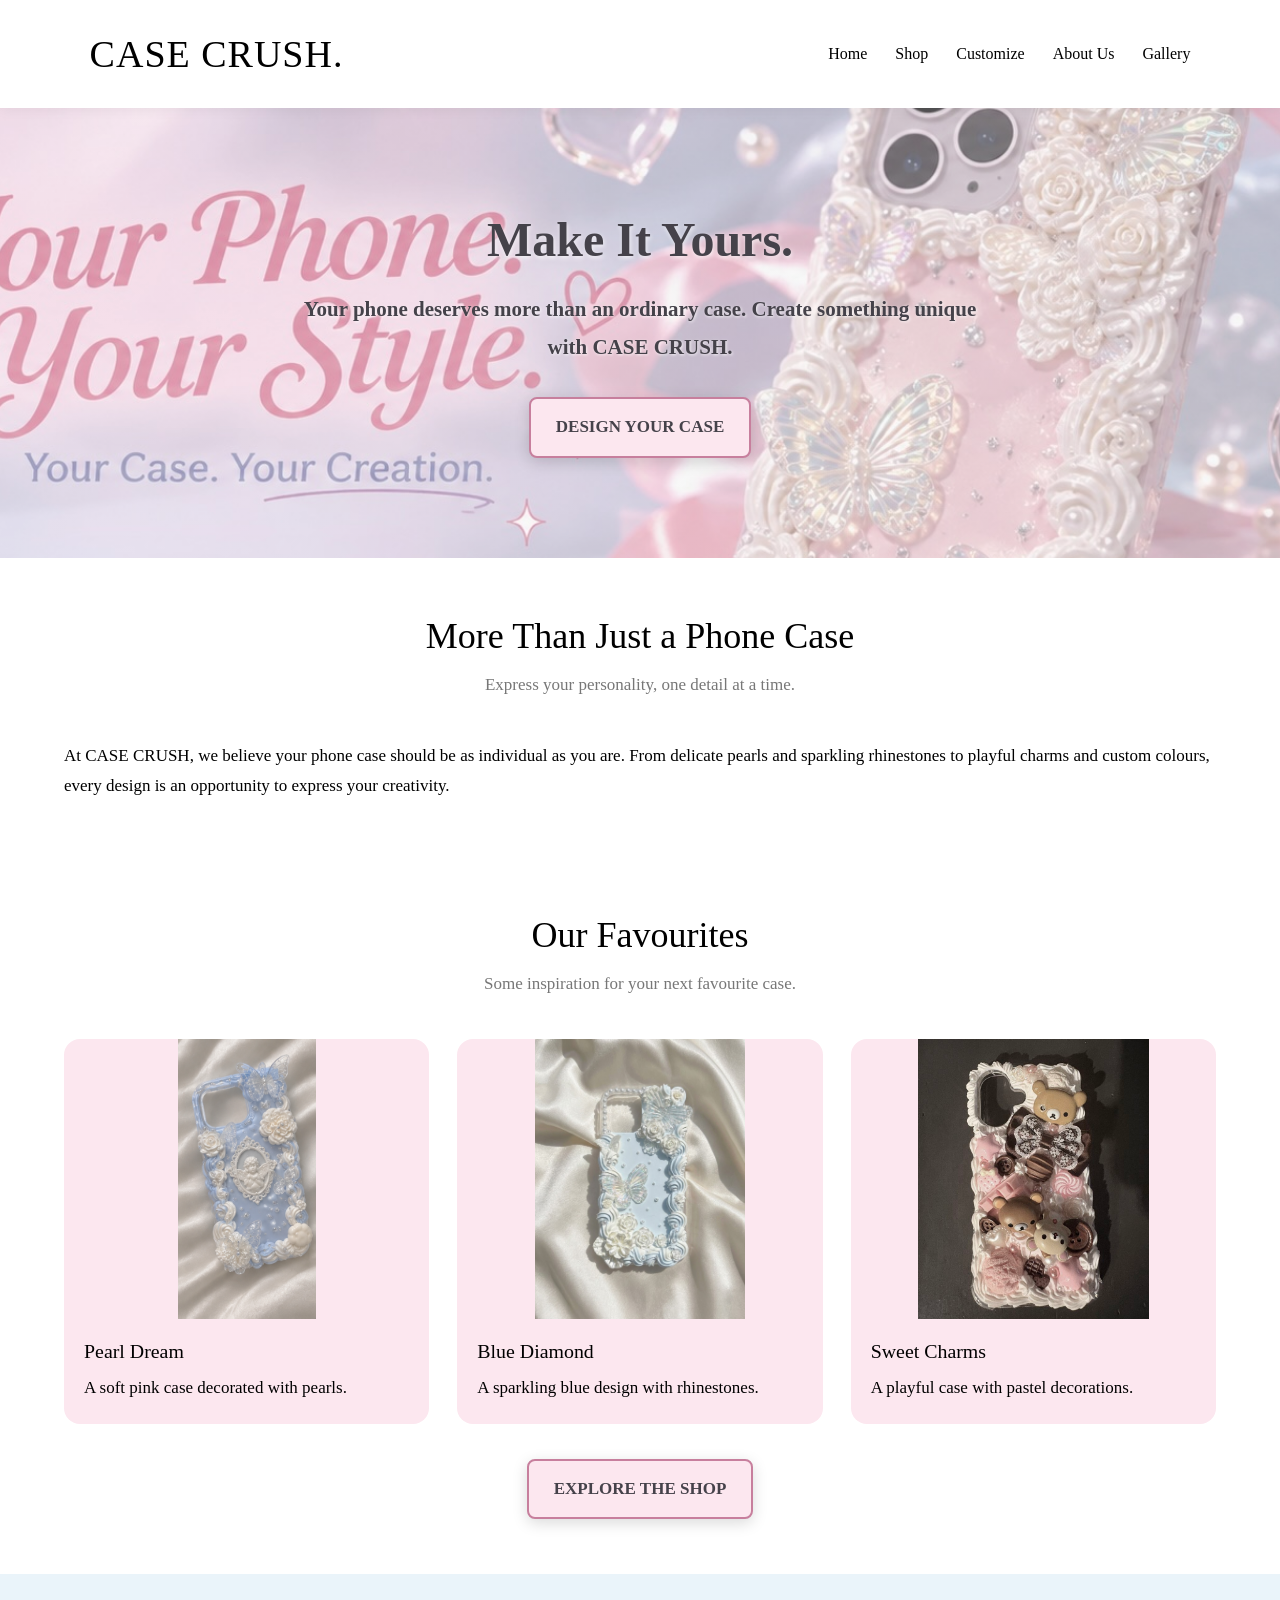
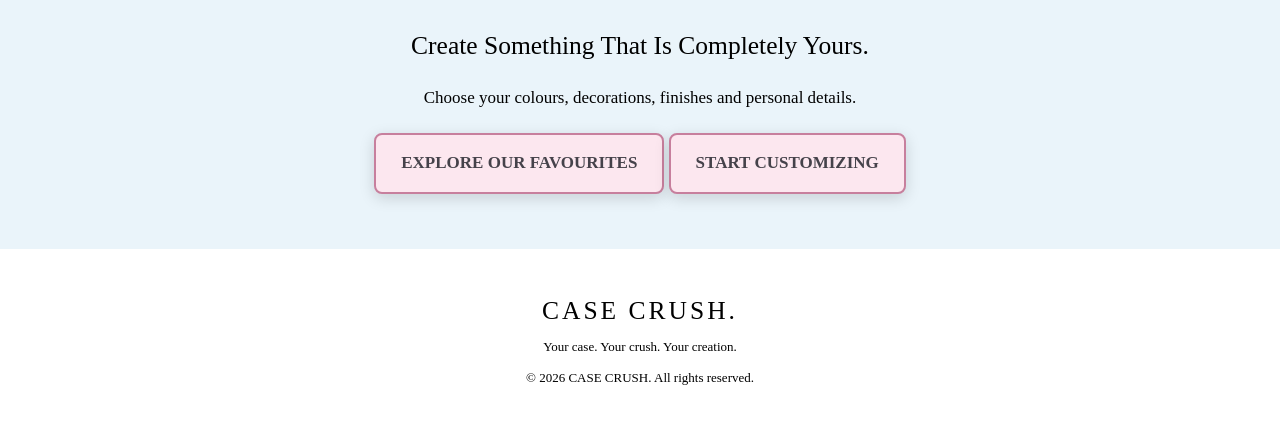
<file: index.html>
<!DOCTYPE html>
<html lang="en">

<head>
    <meta charset="UTF-8">
    <meta name="viewport" content="width=device-width, initial-scale=1.0">

    <title>CASE CRUSH | Custom Phone Cases</title>

    <link rel="stylesheet" href="style.css">
</head>

<body>

    <!-- NAVIGATION BAR -->
    <header class="navbar">
        <a href="index.html" class="logo">CASE CRUSH<span>.</span></a>

        <nav>
            <a href="index.html" class="active">Home</a>
            <a href="shop.html">Shop</a>
            <a href="customize.html">Customize</a>
            <a href="about.html">About Us</a>
            <a href="gallery.html">Gallery</a>
        </nav>
    </header>

    <!-- MAIN CONTENT -->
    <main>

    
<!-- HERO SECTION -->
<section class="hero">
    <div class="hero-content">

        <h1>Make It Yours.</h1>

        <p>
            Your phone deserves more than an ordinary case.
            Create something unique with CASE CRUSH.
        </p>

        <a href="customize.html" class="button">
            DESIGN YOUR CASE
        </a>

    </div>
</section>


<!-- INTRODUCTION -->
<section class="section">

    <div class="section-title">
        <h2>More Than Just a Phone Case</h2>
        <p>Express your personality, one detail at a time.</p>
    </div>

    <p>
        At CASE CRUSH, we believe your phone case should be
        as individual as you are. From delicate pearls and
        sparkling rhinestones to playful charms and custom
        colours, every design is an opportunity to express
        your creativity.
    </p>

</section>


<!-- FEATURED PRODUCTS -->
<section class="section" id="featured">

    <div class="section-title">
        <h2>Our Favourites</h2>
        <p>Some inspiration for your next favourite case.</p>
    </div>

    <div class="product-grid">

        <article class="product-card">
            <img src="shop 1.jpg" alt="Pink pearl phone case">
            <div class="product-info">
                <h3>Pearl Dream</h3>
                <p>A soft pink case decorated with pearls.</p>
            </div>
        </article>

        <article class="product-card">
            <img src="shop 2.jpg" alt="Blue rhinestone phone case">
            <div class="product-info">
                <h3>Blue Diamond</h3>
                <p>A sparkling blue design with rhinestones.</p>
            </div>
        </article>

        <article class="product-card">
            <img src="shop 3.jpg" alt="Pastel charm phone case">
            <div class="product-info">
                <h3>Sweet Charms</h3>
                <p>A playful case with pastel decorations.</p>
            </div>
        </article>

    </div>

    <div style="text-align:center; margin-top:35px;">
        <a href="shop.html" class="button">EXPLORE THE SHOP</a>
    </div>

</section>


<!-- CUSTOMIZATION PROMOTION -->
<section class="section" style="background:#EAF4FA; text-align:center;">

    <h2>Create Something That Is Completely Yours.</h2>

    <p style="margin:20px 0;">
        Choose your colours, decorations, finishes and
        personal details.
    </p>
<a href="#featured" class="button">EXPLORE OUR FAVOURITES</a>
    <a href="customize.html" class="button">
        START CUSTOMIZING
    </a>

</section>


    </main>

    <!-- FOOTER -->
    <footer class="footer">
        <h2>CASE CRUSH.</h2>
        <p>Your case. Your crush. Your creation.</p>
        <p>&copy; 2026 CASE CRUSH. All rights reserved.</p>
    </footer>

</body>
</html>
</file>
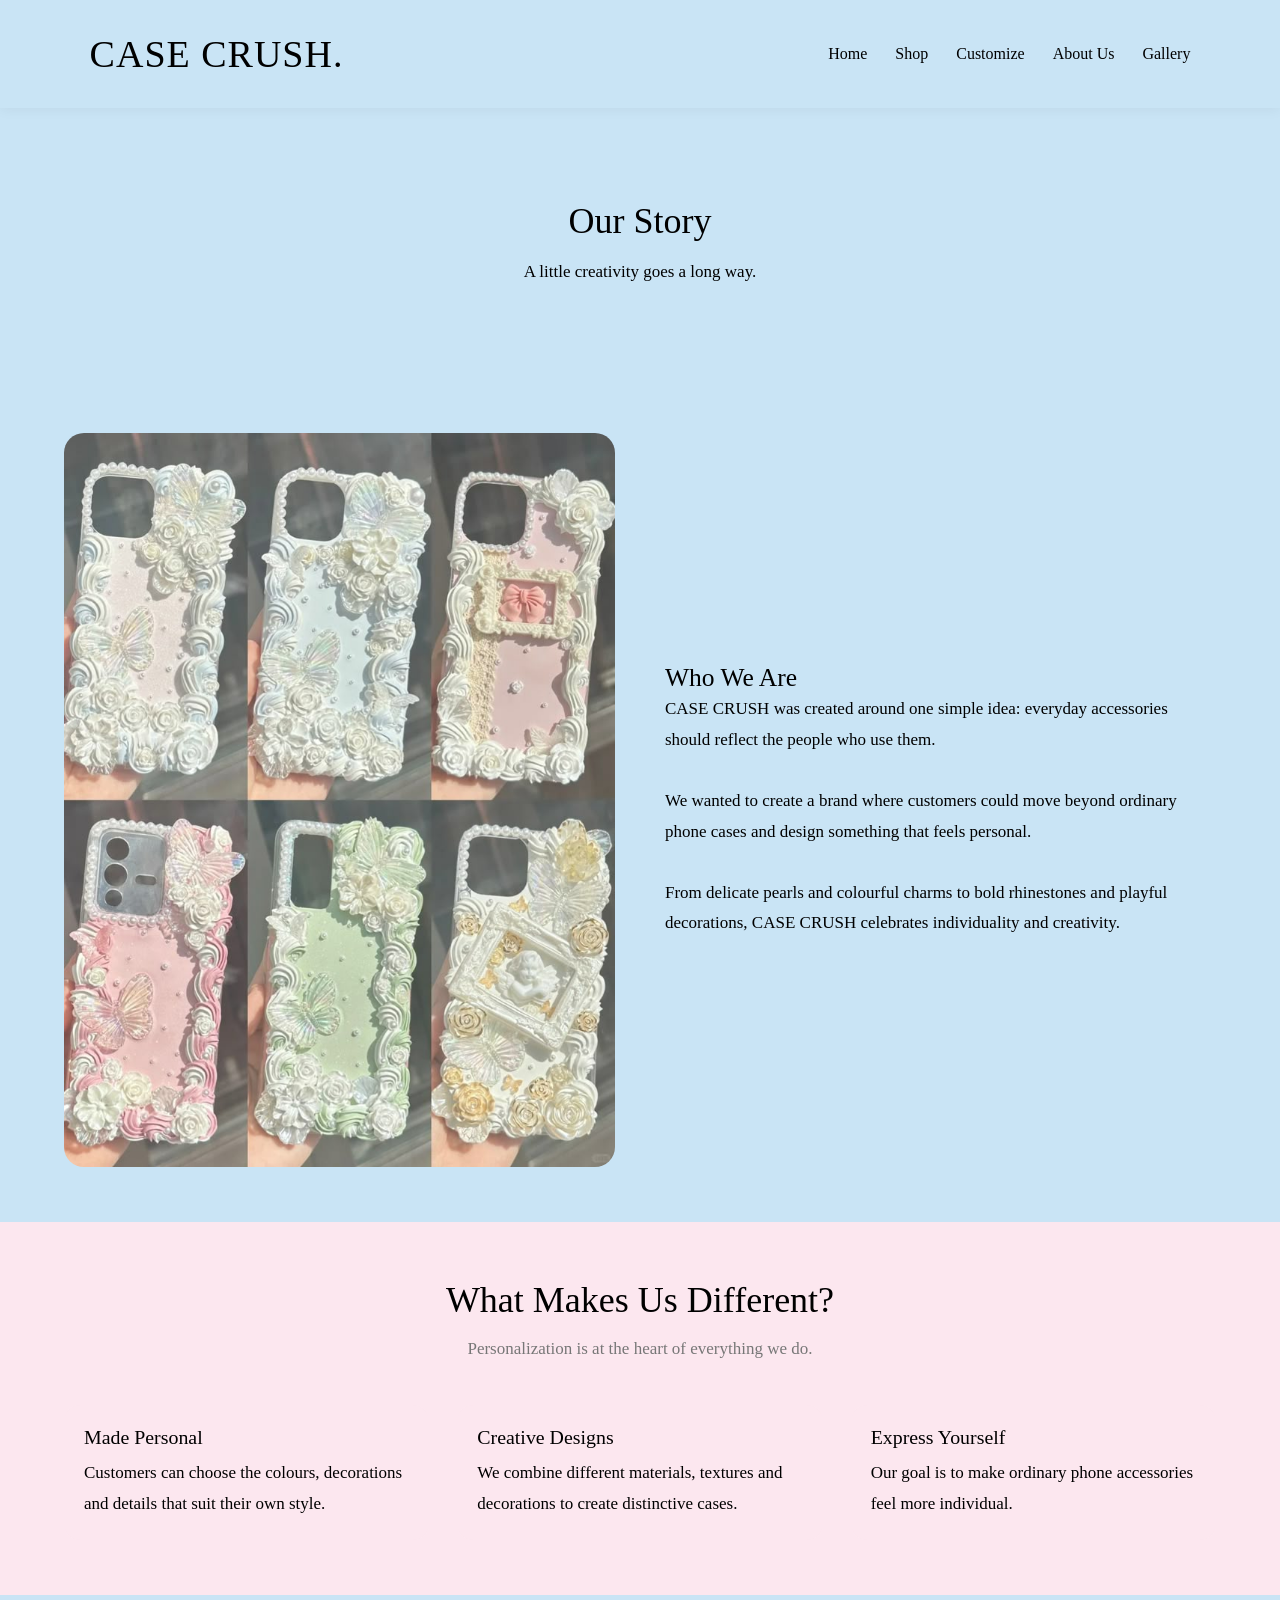
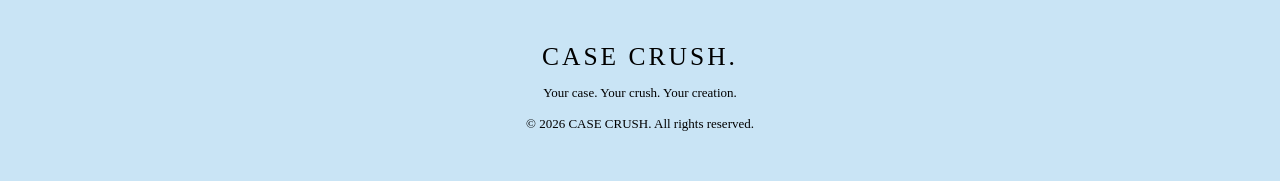
<file: about.html>
<!DOCTYPE html>
<html lang="en">
<head>
    <meta charset="UTF-8">
    <meta name="viewport" content="width=device-width, initial-scale=1.0">
    <title>About Us | CASE CRUSH</title>
    <link rel="stylesheet" href="style.css">
</head>
<body class="blue-page">
    <header class="navbar">
        <a href="index.html" class="logo">CASE CRUSH<span>.</span></a>
        <nav>
            <a href="index.html">Home</a>
            <a href="shop.html">Shop</a>
            <a href="customize.html">Customize</a>
            <a href="about.html" class="active">About Us</a>
            <a href="gallery.html">Gallery</a>
        </nav>
    </header>

    <main>
       
<section class="page-banner">
    <h1>Our Story</h1>
    <p>A little creativity goes a long way.</p>
</section>


<section class="section">

    <div class="about-layout">

        <div>
            <img src="about.jpg" alt="Pastel custom phone case designs">
        </div>

        <div>
            <h2>Who We Are</h2>

            <p>
                CASE CRUSH was created around one simple idea:
                everyday accessories should reflect the people
                who use them.
            </p>

            <br>

            <p>
                We wanted to create a brand where customers
                could move beyond ordinary phone cases and
                design something that feels personal.
            </p>

            <br>

            <p>
                From delicate pearls and colourful charms to
                bold rhinestones and playful decorations,
                CASE CRUSH celebrates individuality and
                creativity.
            </p>

        </div>

    </div>

</section>


<section class="section" style="background:#FCE7EF;">

    <div class="section-title">
        <h2>What Makes Us Different?</h2>
        <p>Personalization is at the heart of everything we do.</p>
    </div>

    <div class="product-grid">

        <article class="product-card">
            <div class="product-info">
                <h3>Made Personal</h3>
                <p>
                    Customers can choose the colours,
                    decorations and details that suit
                    their own style.
                </p>
            </div>
        </article>

        <article class="product-card">
            <div class="product-info">
                <h3>Creative Designs</h3>
                <p>
                    We combine different materials,
                    textures and decorations to create
                    distinctive cases.
                </p>
            </div>
        </article>

        <article class="product-card">
            <div class="product-info">
                <h3>Express Yourself</h3>
                <p>
                    Our goal is to make ordinary phone
                    accessories feel more individual.
                </p>
            </div>
        </article>

    </div>

</section>

    </main>

    <footer class="footer">
        <h2>CASE CRUSH.</h2>
        <p>Your case. Your crush. Your creation.</p>
        <p>&copy; 2026 CASE CRUSH. All rights reserved.</p>
    </footer>

</body>
</html>
</file>
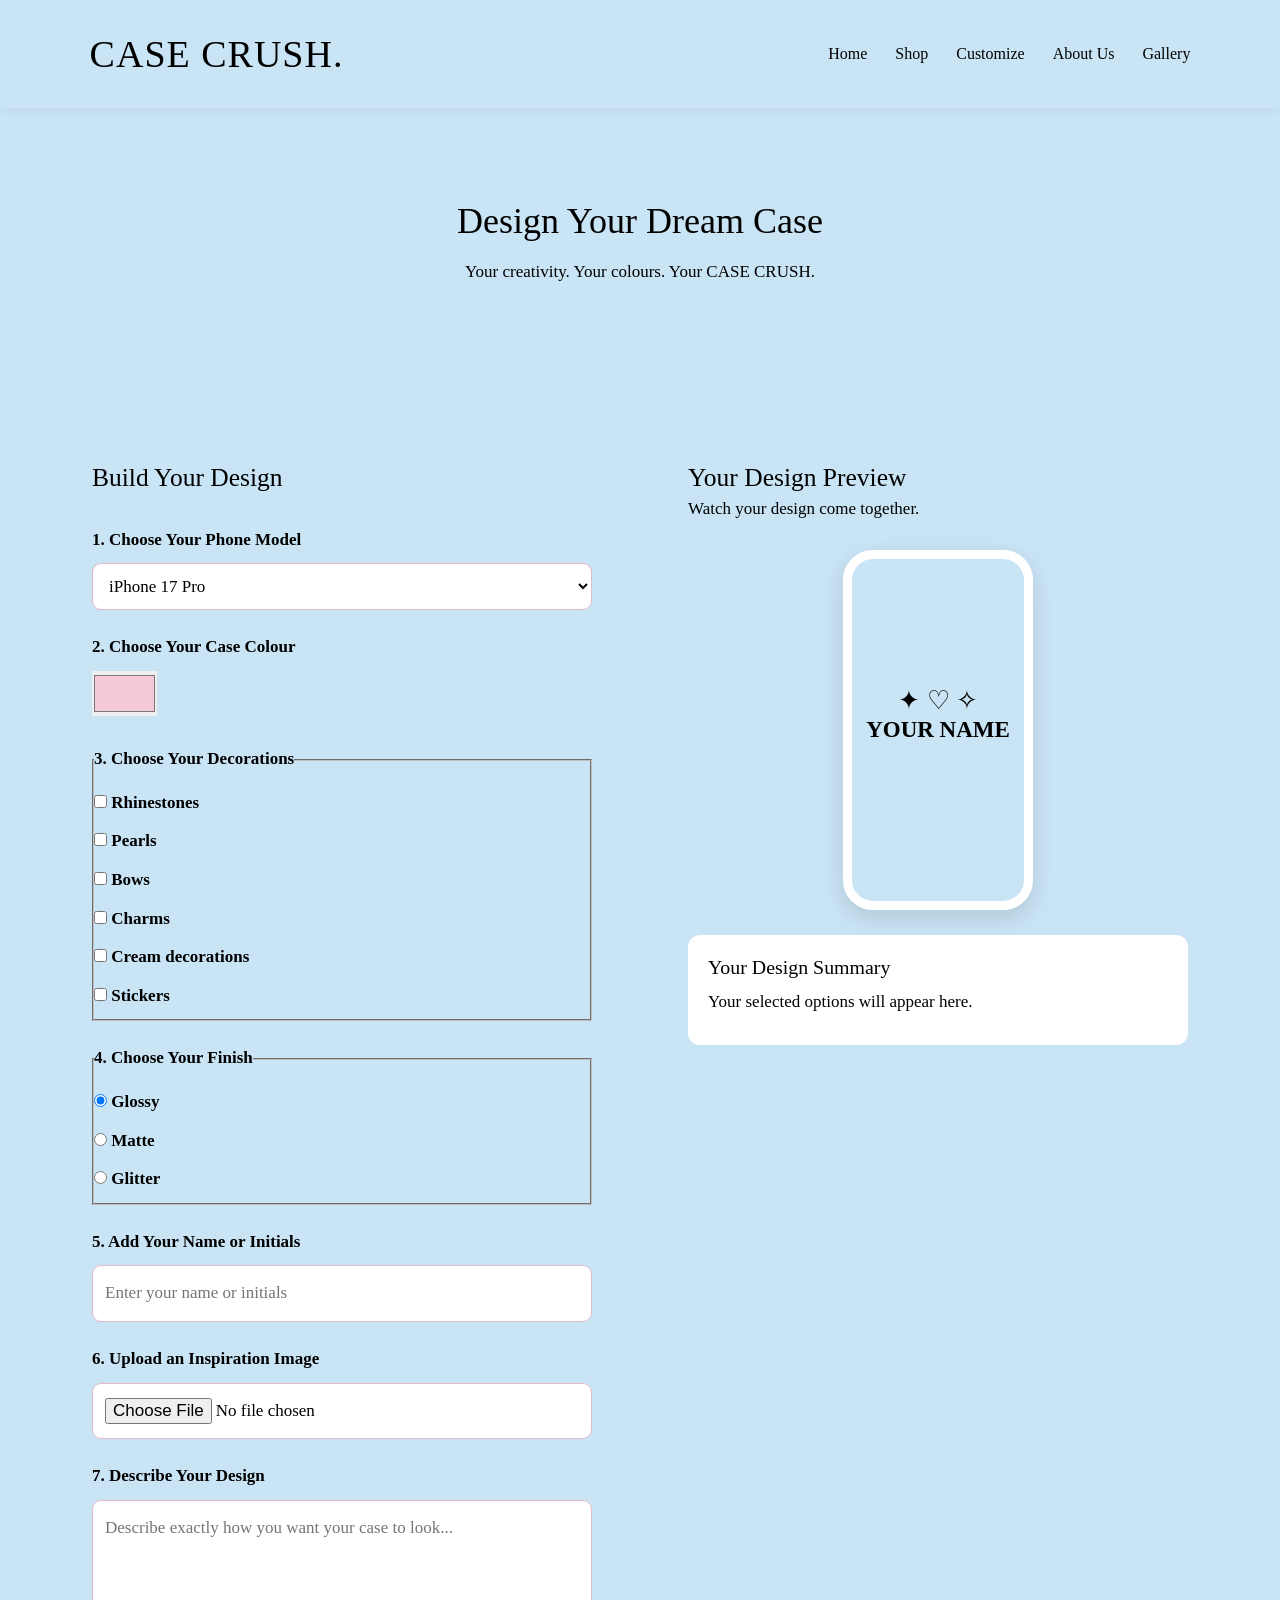
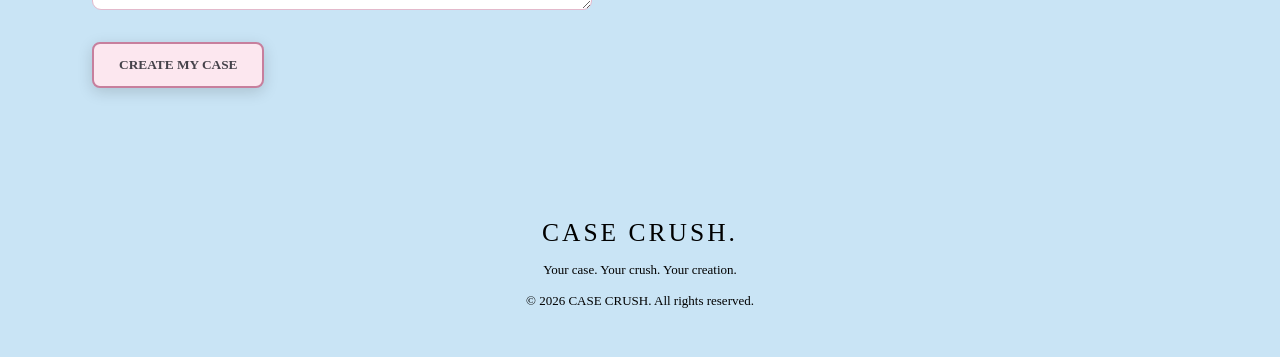
<file: customize.html>
<!DOCTYPE html>
<html lang="en">
<head>
    <meta charset="UTF-8">
    <meta name="viewport" content="width=device-width, initial-scale=1.0">
    <title>Customize | CASE CRUSH</title>
    <link rel="stylesheet" href="style.css">
</head>
<body class="blue-page">
    <header class="navbar">
        <a href="index.html" class="logo">CASE CRUSH<span>.</span></a>
        <nav>
            <a href="index.html">Home</a>
            <a href="shop.html">Shop</a>
            <a href="customize.html" class="active">Customize</a>
            <a href="about.html">About Us</a>
            <a href="gallery.html">Gallery</a>
        </nav>
    </header>

    <main>
        
<section class="page-banner">
    <h1>Design Your Dream Case</h1>
    <p>Your creativity. Your colours. Your CASE CRUSH.</p>
</section>


<section class="section">

    <div class="customizer-layout">

        <!-- LEFT SIDE: FORM -->

        <form class="customizer-form" id="designForm">

            <h2>Build Your Design</h2>

            <br>

            <!-- PHONE MODEL -->
            <div class="form-group">

                <label for="phoneModel">1. Choose Your Phone Model</label>

                <select id="phoneModel">
                    <option>iPhone 17 Pro</option>
                    <option>iPhone 17 Pro Max</option>
                    <option>iPhone 16</option>
                    <option>iPhone 16 Pro</option>
                    <option>Samsung Galaxy S25 Ultra</option>
                    <option>Samsung Galaxy S25</option>
                </select>

            </div>


            <!-- BASE COLOUR -->
            <div class="form-group">

                <label for="caseColor">2. Choose Your Case Colour</label>

                <input type="color" id="caseColor" value="#F6C9DA">

            </div>


            <!-- DECORATIONS -->
            <fieldset class="form-group">

                <legend>3. Choose Your Decorations</legend>

                <label class="choice">
                    <input type="checkbox" name="decoration" value="Rhinestones">
                    Rhinestones
                </label>

                <label class="choice">
                    <input type="checkbox" name="decoration" value="Pearls">
                    Pearls
                </label>

                <label class="choice">
                    <input type="checkbox" name="decoration" value="Bows">
                    Bows
                </label>

                <label class="choice">
                    <input type="checkbox" name="decoration" value="Charms">
                    Charms
                </label>

                <label class="choice">
                    <input type="checkbox" name="decoration" value="Cream decorations">
                    Cream decorations
                </label>

                <label class="choice">
                    <input type="checkbox" name="decoration" value="Stickers">
                    Stickers
                </label>

            </fieldset>


            <!-- FINISH -->
            <fieldset class="form-group">

                <legend>4. Choose Your Finish</legend>

                <label class="choice">
                    <input type="radio" name="finish" value="Glossy" checked>
                    Glossy
                </label>

                <label class="choice">
                    <input type="radio" name="finish" value="Matte">
                    Matte
                </label>

                <label class="choice">
                    <input type="radio" name="finish" value="Glitter">
                    Glitter
                </label>

            </fieldset>


            <!-- NAME -->
            <div class="form-group">

                <label for="customerName">5. Add Your Name or Initials</label>

                <input
                    type="text"
                    id="customerName"
                    placeholder="Enter your name or initials"
                    maxlength="20">

            </div>


            <!-- IMAGE UPLOAD -->
            <div class="form-group">

                <label for="inspirationImage">6. Upload an Inspiration Image</label>

                <input
                    type="file"
                    id="inspirationImage"
                    accept="image/*">

            </div>


            <!-- DESCRIPTION -->
            <div class="form-group">

                <label for="description">7. Describe Your Design</label>

                <textarea
                    id="description"
                    placeholder="Describe exactly how you want your case to look..."></textarea>

            </div>


            <button type="button" class="button" id="createButton">
                CREATE MY CASE
            </button>

        </form>


        <!-- RIGHT SIDE: PREVIEW -->

        <div class="preview-panel">

            <h2>Your Design Preview</h2>

            <p>Watch your design come together.</p>

            <div class="phone-preview" id="phonePreview">

                <div class="preview-decorations" id="previewDecorations">
                    ✦ ♡ ✧
                </div>

                <div>
                    <img
                        id="previewImage"
                        class="preview-image"
                        alt="Your uploaded design inspiration">

                    <div class="preview-name" id="previewName">
                        YOUR NAME
                    </div>
                </div>

            </div>


            <!-- ORDER SUMMARY -->

            <div class="summary">

                <h3>Your Design Summary</h3>

                <div id="orderSummary">
                    <p>Your selected options will appear here.</p>
                </div>

            </div>

            <p id="confirmationMessage" aria-live="polite"></p>

        </div>

    </div>

</section>

    </main>

    <footer class="footer">
        <h2>CASE CRUSH.</h2>
        <p>Your case. Your crush. Your creation.</p>
        <p>&copy; 2026 CASE CRUSH. All rights reserved.</p>
    </footer>

    <script src="customizer.js"></script>
</body>
</html>
</file>
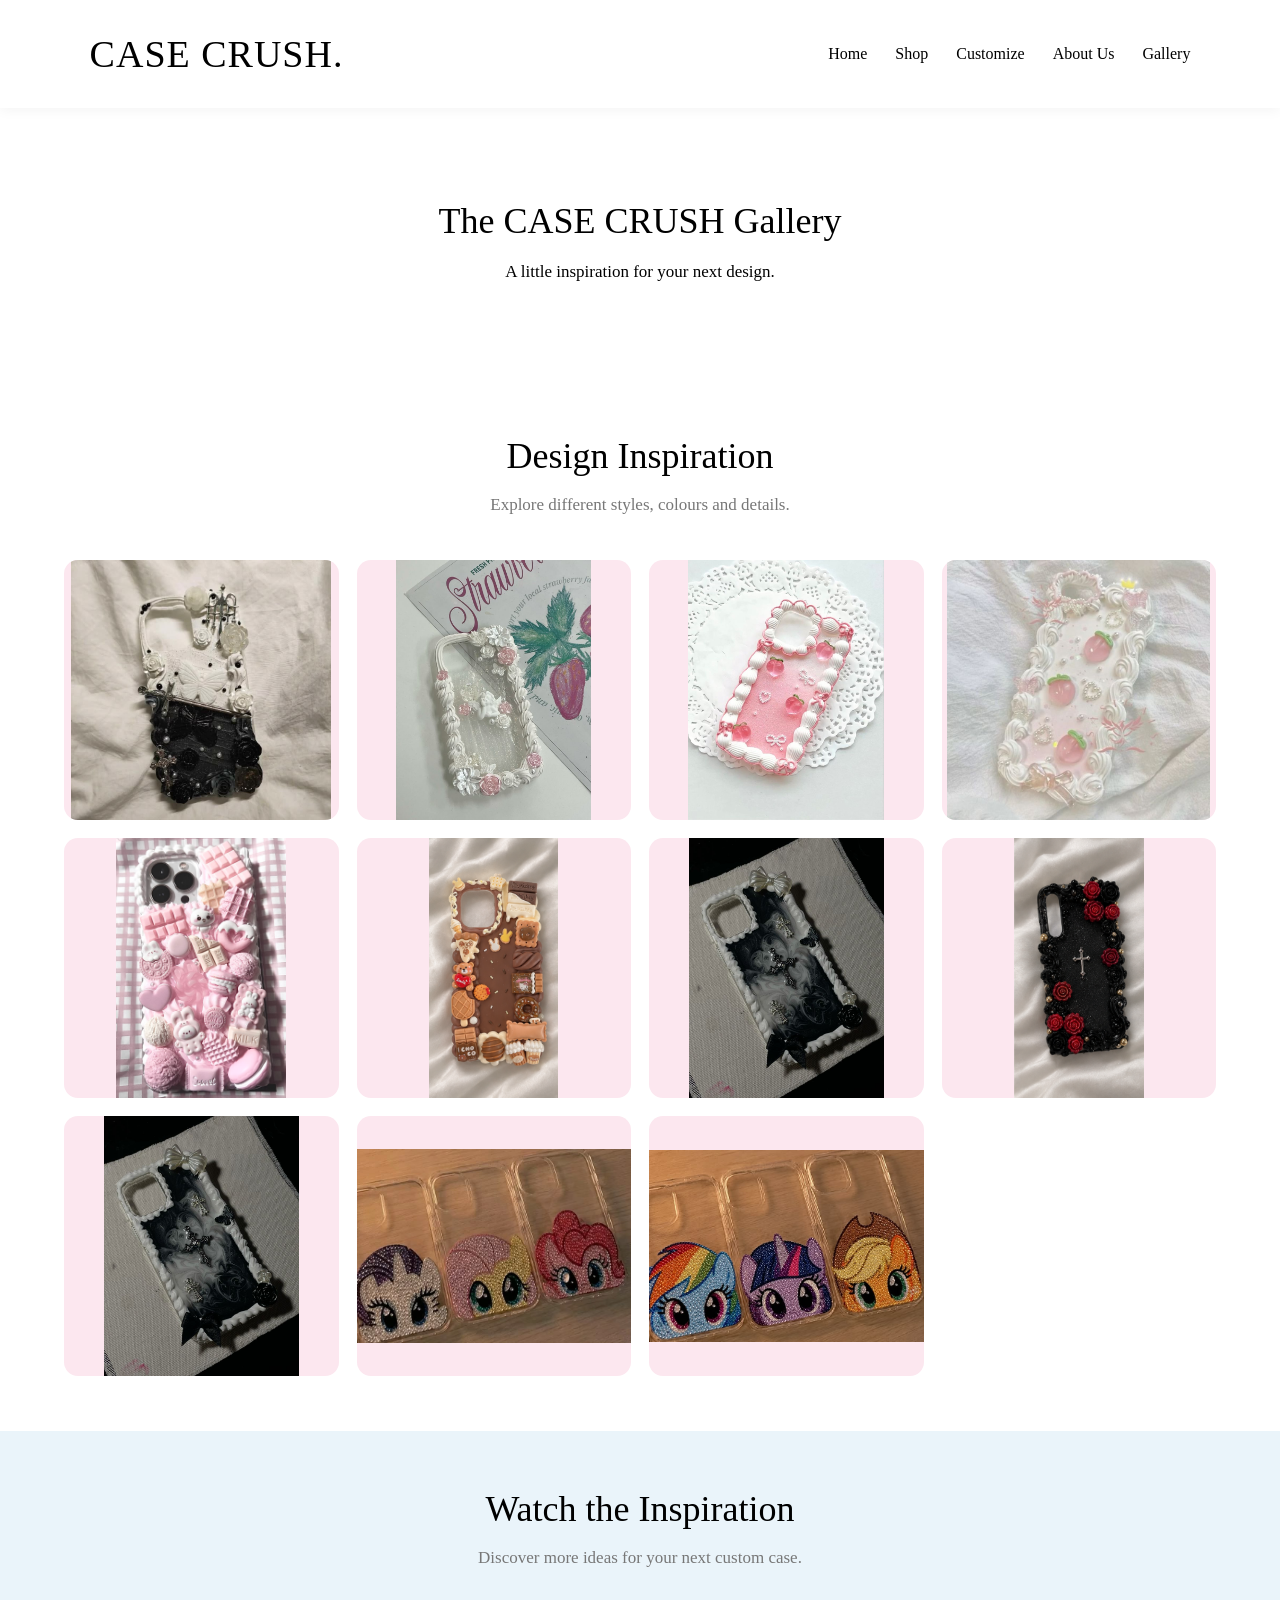
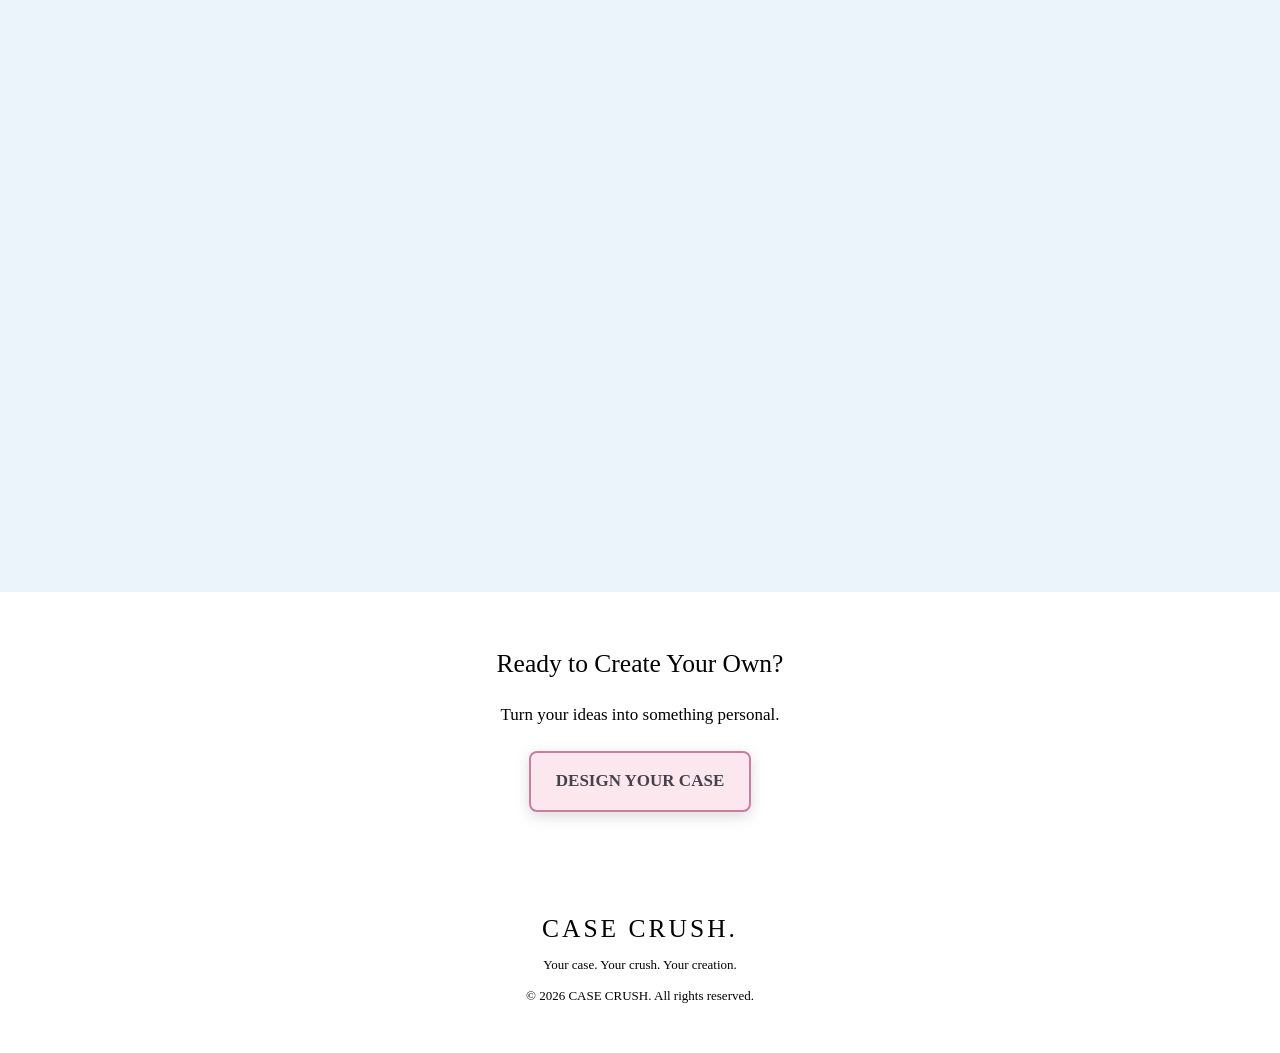
<file: gallery.html>
<!DOCTYPE html>
<html lang="en">
<head>
    <meta charset="UTF-8">
    <meta name="viewport" content="width=device-width, initial-scale=1.0">
    <title>Gallery | CASE CRUSH</title>
    <link rel="stylesheet" href="style.css">
</head>
<body>

    <header class="navbar">
        <a href="index.html" class="logo">CASE CRUSH<span>.</span></a>
        <nav>
            <a href="index.html">Home</a>
            <a href="shop.html">Shop</a>
            <a href="customize.html">Customize</a>
            <a href="about.html">About Us</a>
            <a href="gallery.html" class="active">Gallery</a>
        </nav>
    </header>

    <main>
        
<section class="page-banner">
    <h1>The CASE CRUSH Gallery</h1>
    <p>A little inspiration for your next design.</p>
</section>


<section class="section">

    <div class="section-title">
        <h2>Design Inspiration</h2>
        <p>Explore different styles, colours and details.</p>
    </div>


    <div class="gallery-grid">

        <div class="gallery-item">
            <img src="gallery 1.jpg" alt="Pink pearl phone case">
        </div>

        <div class="gallery-item">
            <img src="gallery 2.jpg" alt="Blue decorated phone case">
        </div>

        <div class="gallery-item">
            <img src="gallery 3.jpg" alt="Rhinestone phone case">
        </div>

        <div class="gallery-item">
            <img src="gallery 4.jpg" alt="Pastel bow phone case">
        </div>

        <div class="gallery-item">
            <img src="gallery 5.jpg" alt="Custom charm phone case">
        </div>

        <div class="gallery-item">
            <img src="gallery 6.jpg" alt="Pink glitter phone case">
        </div>

        <div class="gallery-item">
            <img src="gallery 9.jpg" alt="Pastel decorated phone case">
        </div>

        <div class="gallery-item">
            <img src="gallery 8.jpg" alt="Custom phone case design">
        </div>
                <div class="gallery-item">
            <img src="gallery 9.jpg" alt="Custom phone case design">
        </div>        <div class="gallery-item">
            <img src="gallery 10.jpg" alt="Custom phone case design">
        </div>        <div class="gallery-item">
            <img src="gallery 11.jpg" alt="Custom phone case design">
        </div>

    </div>

</section>


<section class="section" style="background:#EAF4FA;">

    <div class="section-title">
        <h2>Watch the Inspiration</h2>
        <p>Discover more ideas for your next custom case.</p>
    </div>

    <div class="video-container">

        <iframe
    width="560"
    height="315"
    src="https://www.youtube.com/embed/dYEtaoU51jo?si=V2MULnL5_5-QHHxi"
    title="CASE CRUSH Video"
    frameborder="0"
    allow="accelerometer; autoplay; clipboard-write; encrypted-media; gyroscope; picture-in-picture; web-share"
    referrerpolicy="strict-origin-when-cross-origin"
    allowfullscreen>
       </iframe>
    

    </div>

</section>


<section class="section" style="text-align:center;">

    <h2>Ready to Create Your Own?</h2>

    <p style="margin:20px 0;">
        Turn your ideas into something personal.
    </p>

    <a href="customize.html" class="button">
        DESIGN YOUR CASE
    </a>

</section>

    </main>

    <footer class="footer">
        <h2>CASE CRUSH.</h2>
        <p>Your case. Your crush. Your creation.</p>
        <p>&copy; 2026 CASE CRUSH. All rights reserved.</p>
    </footer>

</body>
</html>
</file>
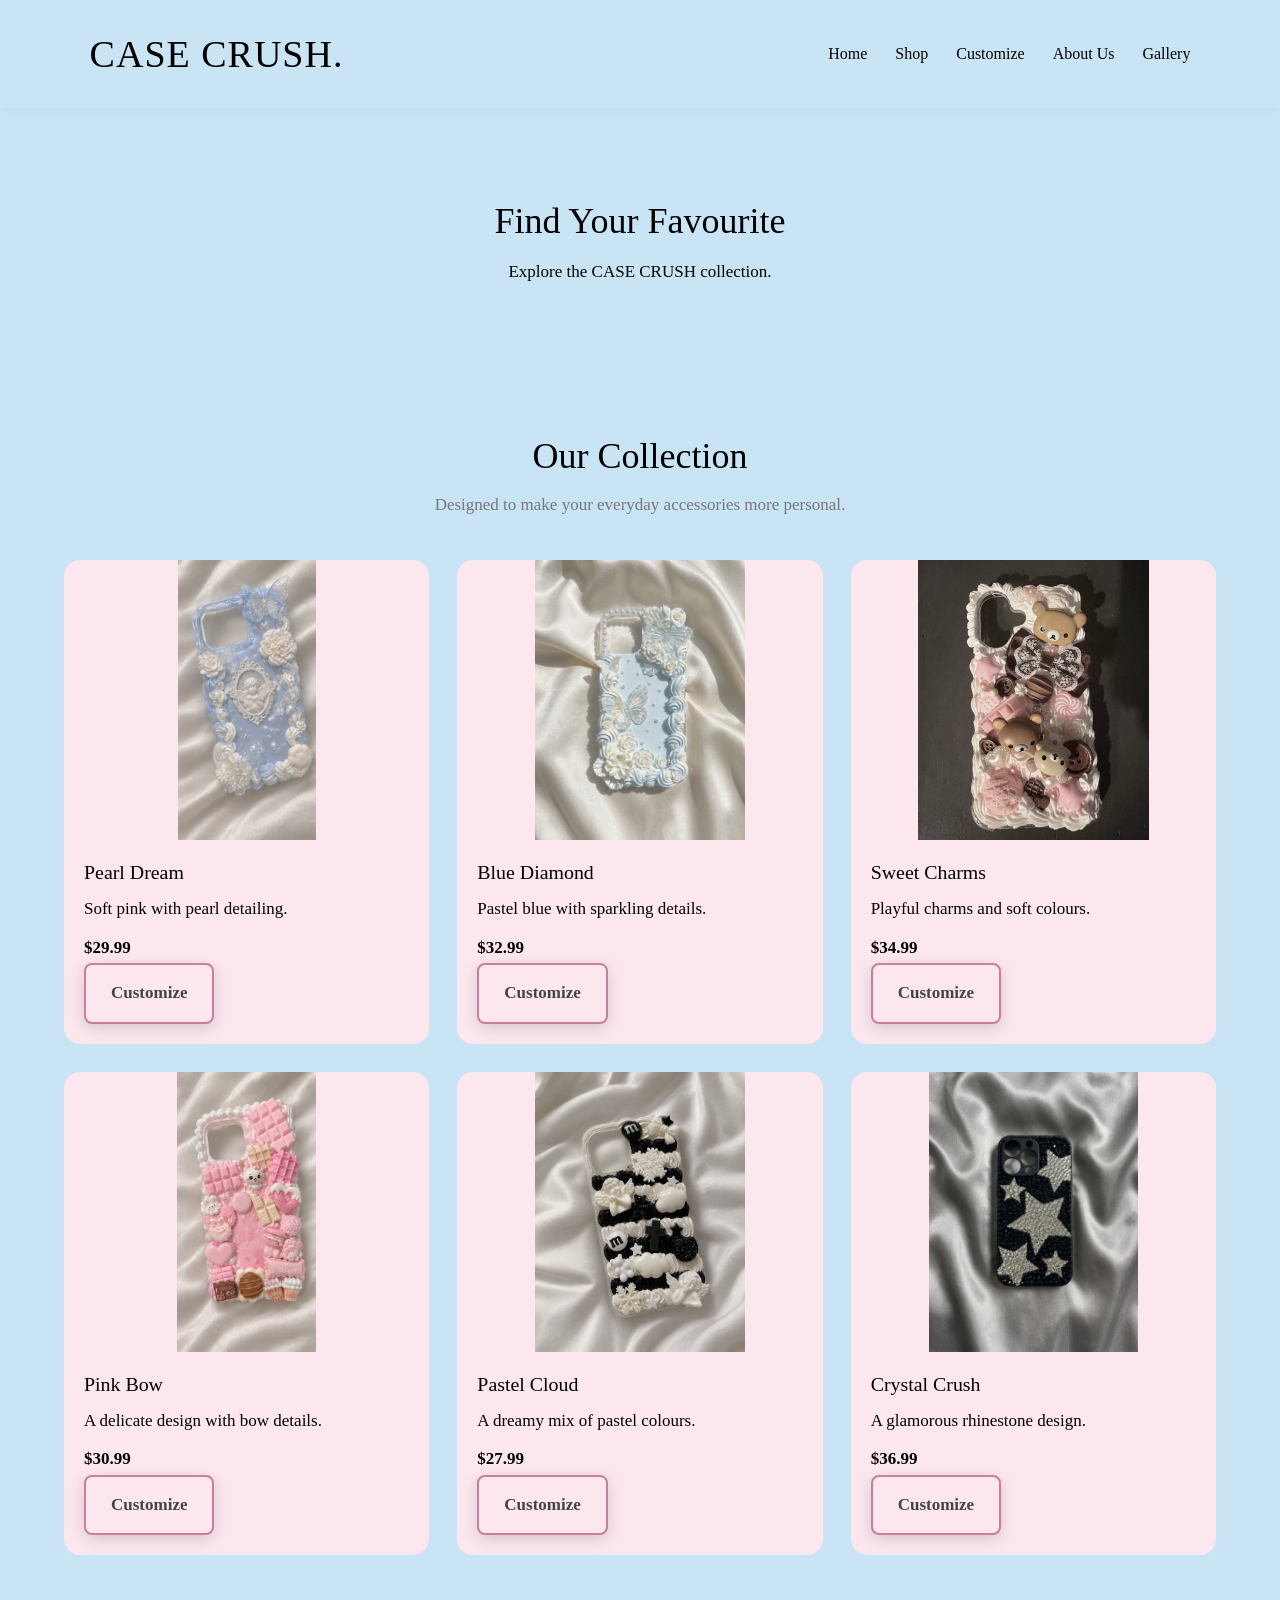
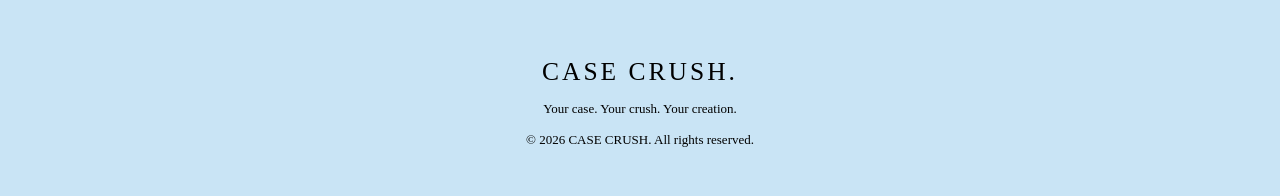
<file: shop.html>
<!DOCTYPE html>
<html lang="en">
<head>
    <meta charset="UTF-8">
    <meta name="viewport" content="width=device-width, initial-scale=1.0">
    <title>Shop | CASE CRUSH</title>
    <link rel="stylesheet" href="style.css">
</head>
<body class="blue-page">

    <header class="navbar">
        <a href="index.html" class="logo">CASE CRUSH<span>.</span></a>
        <nav>
            <a href="index.html">Home</a>
            <a href="shop.html" class="active">Shop</a>
            <a href="customize.html">Customize</a>
            <a href="about.html">About Us</a>
            <a href="gallery.html">Gallery</a>
        </nav>
    </header>

    <main>
       
<section class="page-banner">
    <h1>Find Your Favourite</h1>
    <p>Explore the CASE CRUSH collection.</p>
</section>


<section class="section">

    <div class="section-title">
        <h2>Our Collection</h2>
        <p>Designed to make your everyday accessories more personal.</p>
    </div>

    <div class="product-grid">

        <article class="product-card">
            <img src="shop 1.jpg" alt="Pearl Dream phone case">
            <div class="product-info">
                <h3>Pearl Dream</h3>
                <p>Soft pink with pearl detailing.</p>
                <p class="price">$29.99</p>
                <a href="customize.html" class="button">Customize</a>
            </div>
        </article>

        <article class="product-card">
            <img src="shop 2.jpg" alt="Blue Diamond phone case">
            <div class="product-info">
                <h3>Blue Diamond</h3>
                <p>Pastel blue with sparkling details.</p>
                <p class="price">$32.99</p>
                <a href="customize.html" class="button">Customize</a>
            </div>
        </article>

        <article class="product-card">
            <img src="shop 3.jpg" alt="Sweet Charms phone case">
            <div class="product-info">
                <h3>Sweet Charms</h3>
                <p>Playful charms and soft colours.</p>
                <p class="price">$34.99</p>
                <a href="customize.html" class="button">Customize</a>
            </div>
        </article>

        <article class="product-card">
            <img src="shop 4.jpg" alt="Pink Bow phone case">
            <div class="product-info">
                <h3>Pink Bow</h3>
                <p>A delicate design with bow details.</p>
                <p class="price">$30.99</p>
                <a href="customize.html" class="button">Customize</a>
            </div>
        </article>

        <article class="product-card">
            <img src="shop 5.jpg" alt="Pastel Cloud phone case">
            <div class="product-info">
                <h3>Pastel Cloud</h3>
                <p>A dreamy mix of pastel colours.</p>
                <p class="price">$27.99</p>
                <a href="customize.html" class="button">Customize</a>
            </div>
        </article>

        <article class="product-card">
            <img src="shop 6.jpg" alt="Crystal Crush phone case">
            <div class="product-info">
                <h3>Crystal Crush</h3>
                <p>A glamorous rhinestone design.</p>
                <p class="price">$36.99</p>
                <a href="customize.html" class="button">Customize</a>
            </div>
        </article>

    </div>

</section>

    </main>

    <footer class="footer">
        <h2>CASE CRUSH.</h2>
        <p>Your case. Your crush. Your creation.</p>
        <p>&copy; 2026 CASE CRUSH. All rights reserved.</p>
    </footer>

</body>
</html>
</file>
<file: style.css>
==================================
   CASE CRUSH - GLOBAL STYLESHEET
================================== */

/* 1. COLOUR PALETTE */
@import url('https://fonts.googleapis.com/css2?family=Allura&family=Charis+SIL:wght@400;700&display=swap');
:root {
    --baby-pink: #F6C9DA;
    --soft-pink: #FCE7EF;
    --baby-blue: #C9E4F5;
    --powder-blue: #EAF4FA;
    --white: #FFFFFF;
    --dark: #45424A;
    --dusty-rose: #C77F9D;
}


/* 2. GENERAL PAGE SETTINGS */

* {
    margin: 0;
    padding: 0;
    box-sizing: border-box;
}

html {
    scroll-behavior: smooth;
}

body {
    font-family: 'Charis SIL', serif;
    font-size: 17px;
    color: var(--dark);
    background-color: var(--white);
    line-height: 1.8;
}

h1, h2, h3 {
    font-family: 'Allura', cursive;
    font-weight: 400;
    line-height: 1.3;
}

img {
    max-width: 100%;
    display: block;
}

a {
    text-decoration: none;
    color: inherit;
}


/* 3. NAVIGATION BAR */

.navbar {
    display: flex;
    justify-content: space-between;
    align-items: center;
    padding: 20px 7%;
    background-color: var(--white);
    position: sticky;
    top: 0;
    z-index: 1000;
    box-shadow: 0 2px 12px rgba(0, 0, 0, 0.05);
}

.logo {
    font-family: 'Allura', cursive;
    font-size: 38px;
    font-weight: 400;
    letter-spacing: 1px;
}

.logo span {
    color: var(--dusty-rose);
}

.navbar nav {
    display: flex;
    gap: 28px;
}

.navbar nav a {
    font-size: 16px;
    transition: color 0.3s ease;
}

.navbar nav a:hover,
.navbar nav a.active {
    color: var(--dusty-rose);
}



/* 4. BUTTONS */

.button {
    display: inline-block;
    font-family: 'Charis SIL', serif;
    padding: 13px 25px;
    border-radius: 8px;
    background-color: #FCE7EF;
    color: #45424A;
    font-weight: bold;
    border: 2px solid #C77F9D;
    box-shadow: 0 4px 15px rgba(0, 0, 0, 0.15);
    text-decoration: none;
    cursor: pointer;
    transition: all 0.3s ease;
}

.button:hover {
    background-color: #C9E4F5;
    border-color: #C9E4F5;
    transform: translateY(-3px);
}


/* 5. HOMEPAGE HERO SECTION */

.hero {
    min-height: 600px;
    display: flex;
    align-items: center;
    justify-content: center;
    text-align: center;
    padding: 80px 20px;

    background-image:
        linear-gradient(rgba(255,255,255,0.30),
                        rgba(255,255,255,0.45)),
        url("hero.jpg");

    background-size: cover;
    background-position: center;
    background-attachment: fixed;
}

.hero-content {
    max-width: 700px;
}

.hero h1 {
    font-family: 'Allura', cursive;
    font-size: clamp(52px, 8vw, 88px);
    font-weight: 700;
    color: #45424A;
    text-shadow: 1px 2px 4px rgba(255, 255, 255, 0.7);
    margin-bottom: 20px;
}

.hero p {
    font-family: 'Charis SIL', serif;
    font-size: 21px;
    font-weight: 700;
    color: #45424A;
    text-shadow: 1px 1px 3px rgba(255, 255, 255, 0.8);
    margin-bottom: 30px;
}


/* 6. GENERAL SECTIONS */

.section {
    padding: 80px 7%;
}

.section-title {
    text-align: center;
    margin-bottom: 40px;
}

.section-title h2 {
    font-family: 'Allura', cursive;
    font-size: 36px;
    margin-bottom: 10px;
}

.section-title p {
    color: #777;
}


/* 7. PRODUCT GRID */

.product-grid {
    display: grid;
    grid-template-columns: repeat(3, 1fr);
    gap: 28px;
}

.product-card {
    background-color: #fce7ef;
    border-radius: 16px;
    overflow: hidden;
    transition: transform 0.3s ease,
                box-shadow 0.3s ease;
}

.product-card:hover {
    background-color: #fce7ef;
    transform: translateY(-8px);
    box-shadow: 0 12px 25px rgba(0,0,0,0.10);
}

.product-card img {
    width: 100%;
    height: 280px;
    object-fit: contain;
    transition: transform 0.4s ease;
}

.product-card:hover img {
    transform: scale(1.06);
}

.product-info {
    padding: 20px;
}

.product-info h3 {
    margin-bottom: 8px;
}

.price {
    font-family: 'Allura', cursive;
    color: var(--dusty-rose);
    font-weight: bold;
    margin-top: 8px;
}


/* 8. PAGE BANNERS */

.page-banner {
    text-align: center;
    padding: 90px 20px;
    background: linear-gradient(
        120deg,
        var(--soft-pink),
        var(--powder-blue)
    );
}

.page-banner h1 {
    font-family: 'Allura', cursive;
    font-size: 48px;
    margin-bottom: 12px;
}


/* 9. ABOUT PAGE */

.about-layout {
    display: grid;
    grid-template-columns: 1fr 1fr;
    align-items: center;
    gap: 50px;
}

.about-layout img {
    width: 100%;
    border-radius: 20px;
    transition: transform 0.4s ease;
}

.about-layout img:hover {
    transform: scale(1.03);
}


/* 10. GALLERY */

.gallery-grid {
    display: grid;
    grid-template-columns: repeat(4, 1fr);
    gap: 18px;
}

.gallery-item {
    background-color: #FCE7EF;
    overflow: hidden;
    border-radius: 14px;
    position: relative;
    transition: transform 0.3s ease,
                box-shadow 0.3s ease;
}

.gallery-item img {
    width: 100%;
    height: 260px;
    object-fit: contain;
    background-color: #FCE7EF;
    display: block;
    transition: transform 0.4s ease;
}

.gallery-item:hover {
    background-color: #FCE7EF;
    box-shadow: 0 8px 20px rgba(0,0,0,0.10);
}

.gallery-item:hover img {
    background-color: #FCE7EF;
    transform: scale(1.12);
}



/* 11. VIDEO */

.video-container {
    max-width: 850px;
    margin: 35px auto;
    aspect-ratio: 16 / 9;
}

.video-container iframe {
    width: 100%;
    height: 100%;
    border: none;
    border-radius: 15px;
}


/* 12. CUSTOMIZER */

.customizer-layout {
    display: grid;
    grid-template-columns: 1fr 1fr;
    gap: 40px;
    align-items: start;
}

.customizer-form,
.preview-panel {
    padding: 28px;
    background-color: var(--soft-pink);
    border-radius: 18px;
}

.form-group {
    margin-bottom: 22px;
}

.form-group label,
.form-group legend {
    font-family: 'Allura', cursive;
    display: block;
    font-weight: bold;
    margin-bottom: 8px;
}

.form-group input:not([type="checkbox"]):not([type="radio"]):not([type="color"]),
.form-group select,
.form-group textarea {
    width: 100%;
    padding: 12px;
    border: 1px solid #E3B9CB;
    border-radius: 9px;
    font: inherit;
    background-color: white;
}

.form-group input[type="color"] {
    width: 65px;
    height: 45px;
    border: none;
    cursor: pointer;
}

.form-group textarea {
    min-height: 110px;
    resize: vertical;
}

.choice {
    display: inline-flex;
    align-items: center;
    gap: 7px;
    margin: 5px 12px 5px 0;
    font-weight: normal;
    font-family: 'Allura', cursive;
}

.phone-preview {
    width: 190px;
    height: 360px;
    border: 9px solid #FFFFFF;
    border-radius: 30px;
    margin: 25px auto;
    display: flex;
    align-items: center;
    justify-content: center;
    text-align: center;
    position: relative;
    overflow: hidden;
    box-shadow: 0 8px 25px rgba(0,0,0,0.12);
    background-color: var(--baby-pink);
}

.preview-name {
    font-family: 'Allura', cursive;
    font-size: 23px;
    font-weight: bold;
    overflow-wrap: anywhere;
    padding: 10px;
}

.preview-decorations {
    font-size: 26px;
    position: absolute;
    top: 35%;
}

.preview-image {
    max-width: 90%;
    max-height: 100px;
    object-fit: contain;
    display: none;
    margin: 10px auto;
}

.summary {
    background: white;
    padding: 20px;
    border-radius: 12px;
    margin-top: 20px;
}

.summary p {
    margin: 7px 0;
}


/* 13. FOOTER */

.footer {
    text-align: center;
    padding: 45px 20px;
    background-color: var(--powder-blue);
}

.footer h2 {
    letter-spacing: 3px;
    margin-bottom: 8px;
}

.footer p {
    
    font-size: 13px;
    margin-top: 8px;
}


/* 14. RESPONSIVE DESIGN */

@media (max-width: 850px) {

    .navbar {
        flex-direction: column;
        gap: 15px;
    }

    .navbar nav {
        flex-wrap: wrap;
        justify-content: center;
        gap: 15px;
    }

    .product-grid {
        grid-template-columns: repeat(2, 1fr);
    }

    .gallery-grid {
        grid-template-columns: repeat(2, 1fr);
    }

    .about-layout,
    .customizer-layout {
        grid-template-columns: 1fr;
    }

    .hero {
        background-attachment: scroll;
    }
}


@media (max-width: 500px)

    .product-grid,
    .gallery-grid {
        grid-template-columns: 1fr;
    }

    .hero {
        min-height: 450px;
    }

    .hero h1 {
        font-size: 48px;
    }

    .page-banner h1 {
        font-size: 36px;
    }

    .section {
        padding: 55px 5%; }
/* FADE-IN ANIMATION */

@keyframes fadeIn {

    from {
        opacity: 0;
        transform: translateY(20px);
    }

    to {
        opacity: 1;
        transform: translateY(0);
    }
}

.hero-content {
    animation: fadeIn 1s ease;}



.blue-page {
    background-color: #C9E4F5;
}
</file>
